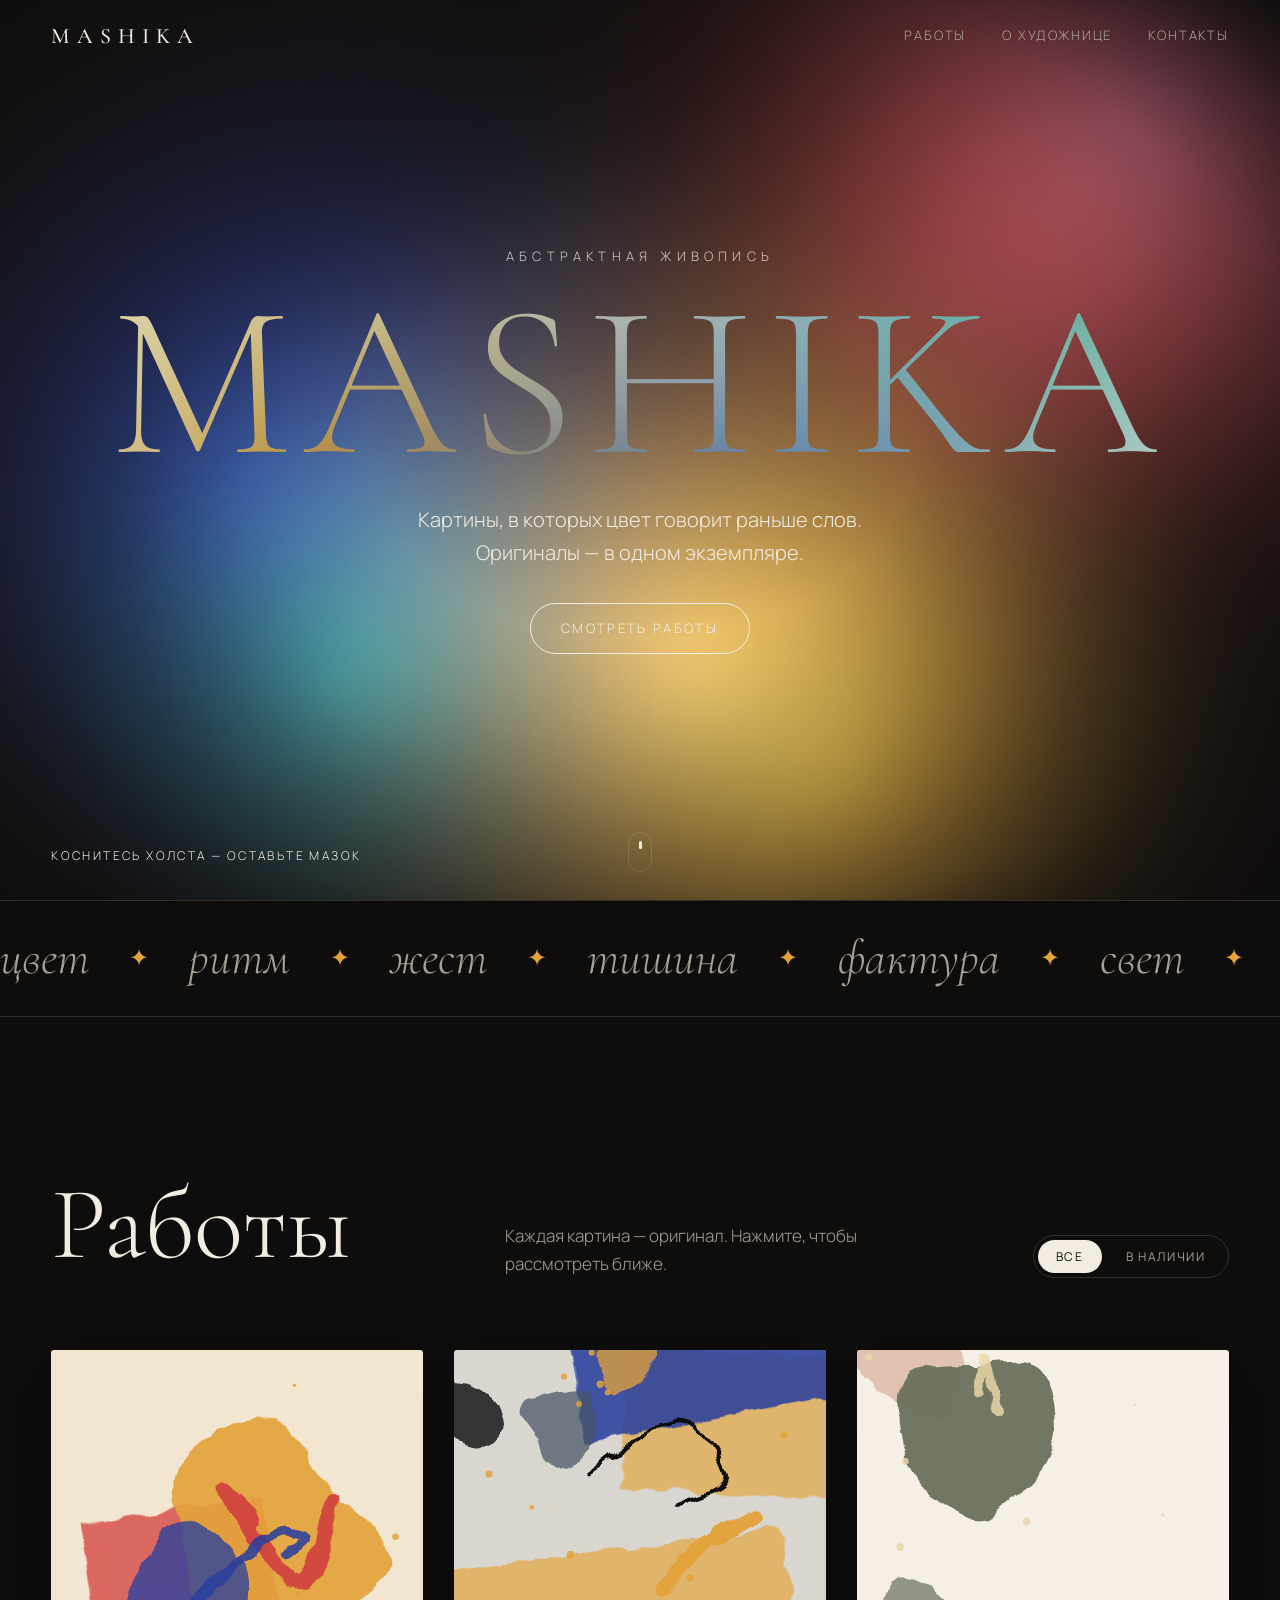
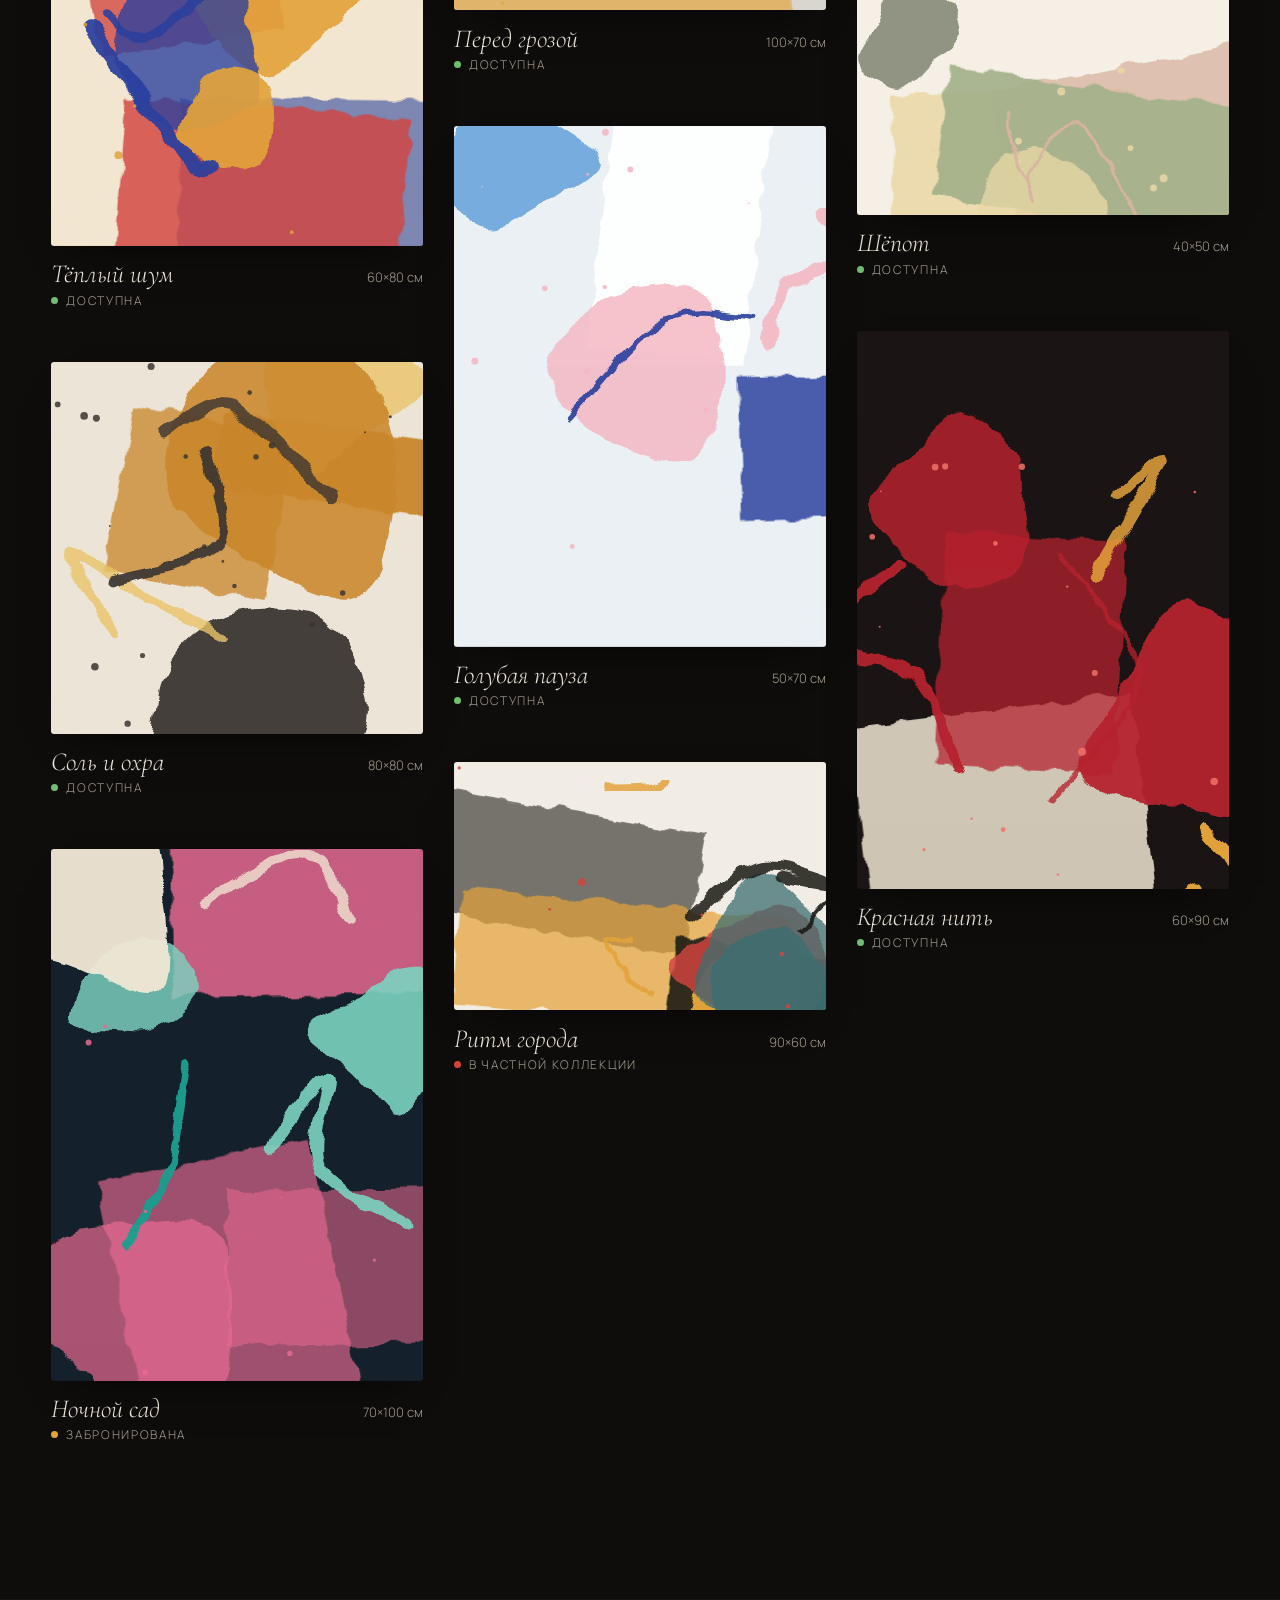
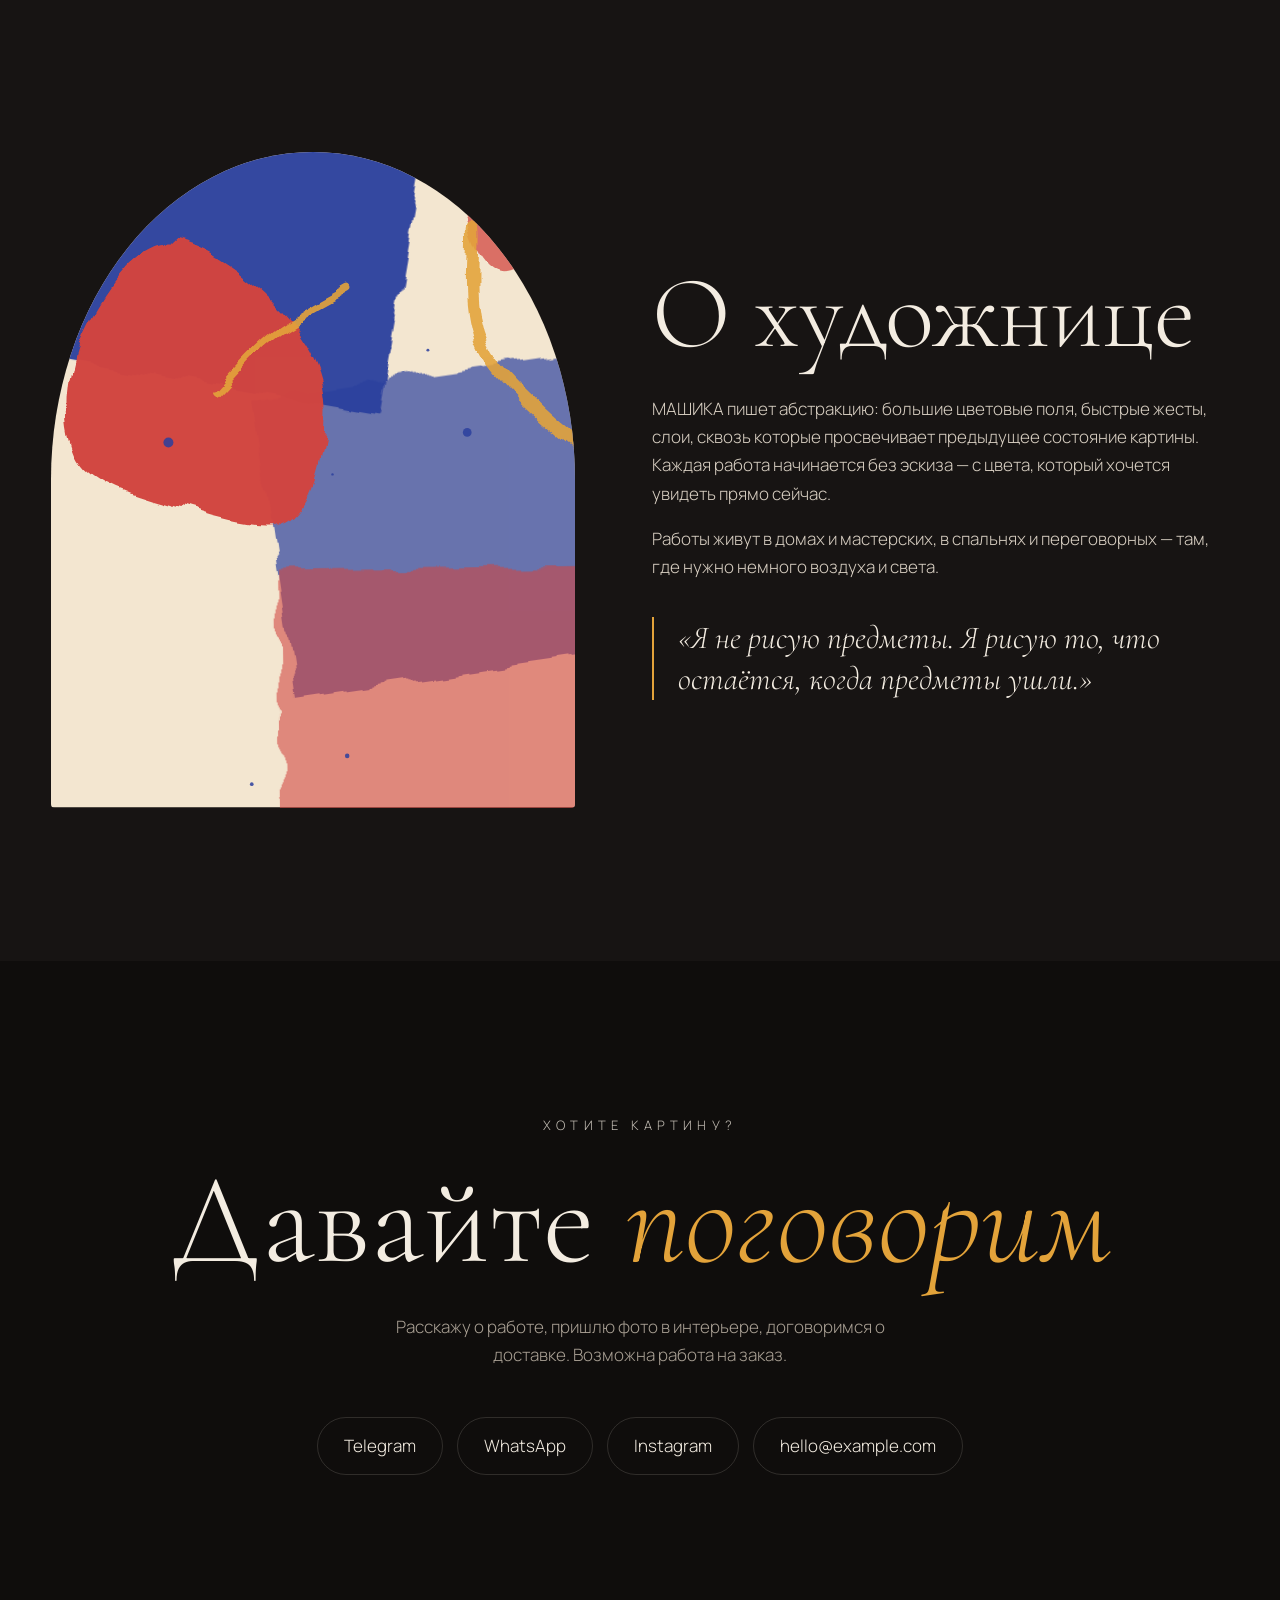
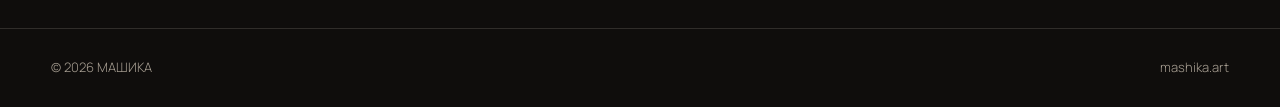
<file: site/index.html>
<!doctype html>
<!-- MASHIKA — сайт-витрина художницы. Версия 1.3 -->
<html lang="ru">
<head>
  <meta charset="utf-8">
  <meta name="viewport" content="width=device-width, initial-scale=1">
  <title>MASHIKA — абстрактная живопись</title>
  <meta name="description" content="МАШИКА — абстрактная живопись. Оригинальные картины в продаже.">
  <meta name="theme-color" content="#0f0d0c">
  <meta property="og:title" content="MASHIKA — абстрактная живопись">
  <meta property="og:description" content="Оригинальные картины МАШИКИ. Цвет, ритм, жест.">
  <meta property="og:type" content="website">
  <meta property="og:url" content="https://mashika.art/">
  <meta property="og:image" content="https://mashika.art/og.jpg">
  <meta property="og:image:width" content="1200">
  <meta property="og:image:height" content="630">
  <meta property="og:locale" content="ru_RU">
  <meta name="twitter:card" content="summary_large_image">
  <link rel="canonical" href="https://mashika.art/">
  <link rel="apple-touch-icon" href="apple-touch-icon.png">
  <script type="application/ld+json">
  {"@context": "https://schema.org", "@type": "Person", "name": "МАШИКА", "alternateName": "MASHIKA",
   "url": "https://mashika.art/", "image": "https://mashika.art/og.jpg",
   "jobTitle": "Художник", "knowsAbout": "Абстрактная живопись"}
  </script>
  <link rel="icon" href="data:image/svg+xml,%3Csvg xmlns='http://www.w3.org/2000/svg' viewBox='0 0 64 64'%3E%3Ccircle cx='24' cy='28' r='18' fill='%23e3a33a'/%3E%3Ccircle cx='40' cy='36' r='18' fill='%23d2453f' fill-opacity='.85'/%3E%3C/svg%3E">
  <link rel="preconnect" href="https://fonts.googleapis.com">
  <link rel="preconnect" href="https://fonts.gstatic.com" crossorigin>
  <link href="https://fonts.googleapis.com/css2?family=Cormorant+Garamond:ital,wght@0,300;0,500;1,300;1,400&family=Manrope:wght@300;400;600&display=swap" rel="stylesheet">
  <link rel="stylesheet" href="style.css">
</head>
<body>
  <!-- Общие SVG-фильтры для заглушек картин: «мазок» и фактура холста -->
  <svg width="0" height="0" style="position:absolute" aria-hidden="true">
    <defs>
      <filter id="brush" x="-20%" y="-20%" width="140%" height="140%">
        <feTurbulence type="fractalNoise" baseFrequency="0.014" numOctaves="2" seed="7" result="n"/>
        <feDisplacementMap in="SourceGraphic" in2="n" scale="38" xChannelSelector="R" yChannelSelector="G"/>
      </filter>
    </defs>
  </svg>

  <div class="grain" aria-hidden="true"></div>
  <div class="cursor" aria-hidden="true"></div>

  <header class="top">
    <a href="#top" class="logo">MASHIKA</a>
    <nav>
      <a href="#works">Работы</a>
      <a href="#about">О художнице</a>
      <a href="#contact">Контакты</a>
    </nav>
  </header>

  <main id="top">
    <section class="hero">
      <canvas id="paint" aria-hidden="true"></canvas>
      <div class="hero-inner">
        <p class="kicker">абстрактная живопись</p>
        <h1 class="name" aria-label="MASHIKA">MASHIKA</h1>
        <p class="lead">Картины, в которых цвет говорит раньше слов.<br>Оригиналы — в одном экземпляре.</p>
        <a href="#works" class="btn">Смотреть работы</a>
      </div>
      <p class="paint-hint" aria-hidden="true">коснитесь холста — оставьте мазок</p>
      <a href="#works" class="scroll-hint" aria-label="Прокрутить к работам"><span></span></a>
    </section>

    <div class="marquee" aria-hidden="true">
      <div class="marquee-track">
        <span>цвет</span><i>✦</i><span>ритм</span><i>✦</i><span>жест</span><i>✦</i><span>тишина</span><i>✦</i><span>фактура</span><i>✦</i><span>свет</span><i>✦</i>
        <span>цвет</span><i>✦</i><span>ритм</span><i>✦</i><span>жест</span><i>✦</i><span>тишина</span><i>✦</i><span>фактура</span><i>✦</i><span>свет</span><i>✦</i>
      </div>
    </div>

    <section id="works" class="works">
      <div class="section-head reveal">
        <h2>Работы</h2>
        <p>Каждая картина — оригинал. Нажмите, чтобы рассмотреть ближе.</p>
        <div class="filter" role="group" aria-label="Фильтр работ">
          <button class="on" data-filter="all">Все</button>
          <button data-filter="available">В наличии</button>
        </div>
      </div>
      <div class="grid" id="grid"></div>
    </section>

    <section id="about" class="about">
      <div class="about-art reveal" id="about-art" aria-hidden="true"></div>
      <div class="about-text reveal">
        <h2>О художнице</h2>
        <!-- ⚠️ Заглушка: заменить настоящим текстом о художнице -->
        <p>МАШИКА пишет абстракцию: большие цветовые поля, быстрые жесты, слои, сквозь которые просвечивает предыдущее состояние картины. Каждая работа начинается без эскиза — с цвета, который хочется увидеть прямо сейчас.</p>
        <p>Работы живут в домах и мастерских, в спальнях и переговорных — там, где нужно немного воздуха и света.</p>
        <blockquote>«Я не рисую предметы. Я рисую то, что остаётся, когда предметы ушли.»</blockquote>
      </div>
    </section>

    <section id="contact" class="contact">
      <div class="reveal">
        <p class="kicker">хотите картину?</p>
        <h2 class="contact-title">Давайте <em>поговорим</em></h2>
        <p class="contact-note">Расскажу о работе, пришлю фото в интерьере, договоримся о доставке. Возможна работа на заказ.</p>
        <!-- ⚠️ Заглушки: подставить реальные контакты -->
        <ul class="contact-links">
          <li><a href="https://t.me/USERNAME" target="_blank" rel="noopener">Telegram</a></li>
          <li><a href="https://wa.me/70000000000" target="_blank" rel="noopener">WhatsApp</a></li>
          <li><a href="https://instagram.com/USERNAME" target="_blank" rel="noopener">Instagram</a></li>
          <li><a href="mailto:hello@example.com">hello@example.com</a></li>
        </ul>
      </div>
    </section>
  </main>

  <footer class="foot">
    <span>© <span id="year"></span> МАШИКА</span>
    <span>mashika.art</span>
  </footer>

  <dialog id="viewer" class="viewer" aria-label="Просмотр картины">
    <button class="v-close" data-close aria-label="Закрыть">×</button>
    <button class="v-nav v-prev" data-prev aria-label="Предыдущая">‹</button>
    <button class="v-nav v-next" data-next aria-label="Следующая">›</button>
    <figure class="v-figure">
      <div class="v-art" id="v-art"></div>
      <figcaption class="v-info">
        <h3 id="v-title"></h3>
        <p id="v-meta"></p>
        <p id="v-status" class="status"></p>
        <button id="v-room" class="link-btn" type="button">Примерить в интерьере</button>
        <a id="v-ask" class="btn" href="#contact" data-close>Хочу эту работу</a>
      </figcaption>
    </figure>
  </dialog>

  <div class="gift" id="gift" hidden>
    <p class="kicker">этот сайт — подарок</p>
    <p class="gift-text">Для МАШИКИ<br><em>с любовью</em> ♥</p>
    <p class="gift-close">нажмите, чтобы вернуться</p>
  </div>

  <noscript><p class="noscript">Для галереи включите JavaScript.</p></noscript>

  <script src="works.js"></script>
  <script src="main.js"></script>
</body>
</html>
</file>
<file: site/style.css>
/* MASHIKA — стили. Версия 1.1 */

:root {
  --bg: #0f0d0c;
  --bg-2: #171413;
  --ink: #f3ece1;
  --muted: #a89f93;
  --accent: #e3a33a;
  --accent-2: #d2453f;
  --line: rgba(243, 236, 225, .14);
  --serif: 'Cormorant Garamond', 'Times New Roman', serif;
  --sans: 'Manrope', system-ui, -apple-system, 'Segoe UI', sans-serif;
  --gutter: clamp(16px, 4vw, 56px);
}

*, *::before, *::after { box-sizing: border-box; }
html { scroll-behavior: smooth; }
body {
  margin: 0;
  background: var(--bg);
  color: var(--ink);
  font: 300 17px/1.65 var(--sans);
  -webkit-font-smoothing: antialiased;
  overflow-x: hidden;
}
a { color: inherit; text-decoration: none; }
h1, h2, h3 { font-family: var(--serif); font-weight: 300; line-height: 1.05; margin: 0; }
::selection { background: var(--accent); color: var(--bg); }

/* Фактура холста поверх всего */
.grain {
  position: fixed; inset: 0; z-index: 50; pointer-events: none; opacity: .09;
  background-image: url("data:image/svg+xml,%3Csvg xmlns='http://www.w3.org/2000/svg' width='160' height='160'%3E%3Cfilter id='n'%3E%3CfeTurbulence type='fractalNoise' baseFrequency='.85' numOctaves='3' stitchTiles='stitch'/%3E%3CfeColorMatrix values='0 0 0 0 1 0 0 0 0 1 0 0 0 0 1 0 0 0 .9 0'/%3E%3C/filter%3E%3Crect width='100%25' height='100%25' filter='url(%23n)'/%3E%3C/svg%3E");
  mix-blend-mode: overlay;
}

/* Свой курсор — только для мыши */
.cursor { display: none; }
@media (pointer: fine) {
  .cursor {
    display: block; position: fixed; left: 0; top: 0; z-index: 60; pointer-events: none;
    width: 14px; height: 14px; margin: -7px 0 0 -7px; border-radius: 50%;
    background: var(--ink); mix-blend-mode: difference;
    transition: width .25s, height .25s, margin .25s, opacity .25s;
    opacity: 0;
  }
  .cursor.on { opacity: 1; }
  .cursor.big { width: 64px; height: 64px; margin: -32px 0 0 -32px; }
}

/* Шапка */
.top {
  position: fixed; inset: 0 0 auto 0; z-index: 40;
  display: flex; justify-content: space-between; align-items: center;
  padding: 18px var(--gutter);
  transition: background .4s, backdrop-filter .4s, padding .4s;
}
.top.scrolled { background: rgba(15, 13, 12, .72); backdrop-filter: blur(12px); padding-block: 12px; }
.logo { font-family: var(--serif); font-size: 22px; letter-spacing: .32em; font-weight: 500; }
.top nav { display: flex; gap: clamp(14px, 3vw, 36px); font-size: 13px; letter-spacing: .14em; text-transform: uppercase; }
.top nav a { position: relative; color: var(--muted); transition: color .3s; }
.top nav a:hover { color: var(--ink); }
.top nav a::after {
  content: ''; position: absolute; left: 0; right: 0; bottom: -4px; height: 1px;
  background: var(--accent); transform: scaleX(0); transform-origin: right; transition: transform .35s;
}
.top nav a:hover::after { transform: scaleX(1); transform-origin: left; }

/* Первый экран */
.hero {
  position: relative; min-height: 100svh; display: grid; place-items: center;
  overflow: hidden; isolation: isolate;
}
#paint {
  position: absolute; inset: 0; width: 100%; height: 100%; z-index: -1;
  filter: blur(28px) saturate(1.25); transform: scale(1.12);
}
.hero::after {
  content: ''; position: absolute; inset: 0; z-index: -1;
  background: radial-gradient(ellipse at center, transparent 30%, rgba(15,13,12,.55) 75%, var(--bg) 100%);
}
.hero-inner { text-align: center; padding: 0 var(--gutter); }
.kicker {
  margin: 0 0 18px; font-size: 13px; letter-spacing: .4em; text-transform: uppercase; color: var(--ink); opacity: .8;
}
.name {
  font-size: clamp(64px, 17vw, 260px); font-weight: 300; letter-spacing: .06em;
  line-height: .9; mix-blend-mode: difference; white-space: nowrap;
}
.name .ch {
  display: inline-block; opacity: 0; filter: blur(18px);
  transform: translateY(.25em) scale(1.1);
  animation: appear 1.4s cubic-bezier(.2, .7, .1, 1) forwards;
  animation-delay: calc(.25s + var(--i) * .09s);
}
@keyframes appear { to { opacity: 1; filter: blur(0); transform: none; } }
.lead {
  margin: 22px auto 34px; max-width: 34em; font-size: clamp(16px, 2vw, 20px);
  opacity: 0; animation: fade 1.2s 1.2s forwards;
}
.hero .btn { opacity: 0; animation: fade 1.2s 1.45s forwards; }
@keyframes fade { from { opacity: 0; transform: translateY(12px); } to { opacity: 1; transform: none; } }

.btn {
  display: inline-block; padding: 14px 30px; border: 1px solid var(--ink); border-radius: 999px;
  font-size: 13px; letter-spacing: .18em; text-transform: uppercase;
  background: linear-gradient(var(--ink), var(--ink)) no-repeat left / 0 100%;
  transition: background-size .45s cubic-bezier(.6, 0, .2, 1), color .45s;
}
.btn:hover { background-size: 100% 100%; color: var(--bg); }

.scroll-hint {
  position: absolute; bottom: 28px; left: 50%; width: 24px; height: 40px; margin-left: -12px;
  border: 1px solid var(--line); border-radius: 12px;
}
.scroll-hint span {
  position: absolute; left: 50%; top: 8px; width: 3px; height: 8px; margin-left: -1.5px;
  border-radius: 2px; background: var(--ink); animation: wheel 1.8s infinite;
}
@keyframes wheel { 0% { opacity: 0; transform: translateY(0); } 30% { opacity: 1; } 100% { opacity: 0; transform: translateY(14px); } }

/* Бегущая строка */
.marquee { border-block: 1px solid var(--line); overflow: hidden; padding: 18px 0; }
.marquee-track {
  display: flex; gap: 40px; width: max-content; align-items: center;
  font-family: var(--serif); font-style: italic; font-size: clamp(28px, 4vw, 48px); color: var(--muted);
  animation: marquee 40s linear infinite;
}
.marquee i { font-style: normal; font-size: .5em; color: var(--accent); }
@keyframes marquee { to { transform: translateX(-50%); } }

/* Секции */
section { padding: clamp(80px, 12vw, 160px) var(--gutter); }
.section-head { display: flex; flex-wrap: wrap; justify-content: space-between; align-items: end; gap: 16px; margin-bottom: clamp(40px, 6vw, 72px); }
.section-head h2, .about h2 { font-size: clamp(48px, 8vw, 110px); }
.section-head p { color: var(--muted); max-width: 22em; margin: 0; }

/* Появление при прокрутке */
.reveal { opacity: 0; transform: translateY(40px); transition: opacity 1s, transform 1s cubic-bezier(.2, .7, .1, 1); }
.reveal.in { opacity: 1; transform: none; }

/* Галерея: «кирпичная» раскладка колонками */
.grid { columns: 3 320px; column-gap: clamp(18px, 2.4vw, 36px); }
.card {
  break-inside: avoid; margin: 0 0 clamp(28px, 4vw, 56px); cursor: pointer;
  opacity: 0; transform: translateY(60px);
  transition: opacity 1s, transform 1s cubic-bezier(.2, .7, .1, 1);
  transition-delay: var(--d, 0s);
}
.card.in { opacity: 1; transform: none; }
.card-frame {
  position: relative; overflow: hidden; border-radius: 3px; background: var(--bg-2);
  transform: perspective(900px) rotateX(var(--rx, 0deg)) rotateY(var(--ry, 0deg));
  transition: transform .5s cubic-bezier(.2, .7, .1, 1), box-shadow .5s;
  box-shadow: 0 20px 40px -24px rgba(0, 0, 0, .8);
  will-change: transform;
}
.card:hover .card-frame { box-shadow: 0 40px 70px -30px rgba(0, 0, 0, .9); transition-duration: .15s, .5s; }
.card-frame::after {
  content: ''; position: absolute; inset: 0; pointer-events: none; opacity: 0; transition: opacity .4s;
  background: radial-gradient(circle at var(--gx, 50%) var(--gy, 50%), rgba(255, 255, 255, .28), transparent 45%);
  mix-blend-mode: soft-light;
}
.card:hover .card-frame::after { opacity: 1; }
.card-frame svg, .card-frame img { display: block; width: 100%; height: auto; transition: transform 1.2s cubic-bezier(.2, .7, .1, 1); }
.card:hover .card-frame svg, .card:hover .card-frame img { transform: scale(1.04); }
.card-cap { display: flex; justify-content: space-between; align-items: baseline; gap: 12px; margin-top: 14px; }
.card-cap h3 { font-size: 26px; font-style: italic; }
.card-cap span { font-size: 13px; color: var(--muted); white-space: nowrap; }
.card .status { margin: 2px 0 0; }

.status { font-size: 12px; letter-spacing: .14em; text-transform: uppercase; color: var(--muted); }
.status::before { content: ''; display: inline-block; width: 7px; height: 7px; margin-right: 8px; border-radius: 50%; background: #6fbf73; vertical-align: 1px; }
.status.reserved::before { background: var(--accent); }
.status.sold::before { background: var(--accent-2); }

/* О художнице */
.about { display: grid; grid-template-columns: 1fr 1.1fr; gap: clamp(32px, 6vw, 96px); align-items: center; background: var(--bg-2); }
.about-art { border-radius: 50% 50% 4px 4px; overflow: hidden; aspect-ratio: 4 / 5; }
.about-art svg { width: 100%; height: 100%; display: block; }
.about-text p { color: #d8cfc2; max-width: 34em; }
.about-text h2 { margin-bottom: 28px; }
blockquote {
  margin: 36px 0 0; padding-left: 24px; border-left: 2px solid var(--accent);
  font-family: var(--serif); font-style: italic; font-size: clamp(22px, 2.6vw, 32px); line-height: 1.3;
}

/* Контакты */
.contact { text-align: center; }
.contact-title { font-size: clamp(52px, 10vw, 150px); }
.contact-title em { color: var(--accent); }
.contact-note { color: var(--muted); max-width: 32em; margin: 24px auto 48px; }
.contact-links { list-style: none; padding: 0; margin: 0; display: flex; flex-wrap: wrap; justify-content: center; gap: 14px; }
.contact-links a {
  display: block; padding: 14px 26px; border: 1px solid var(--line); border-radius: 999px;
  transition: border-color .3s, background .3s, color .3s;
}
.contact-links a:hover { border-color: var(--accent); background: var(--accent); color: var(--bg); }

.foot {
  display: flex; justify-content: space-between; flex-wrap: wrap; gap: 8px;
  padding: 28px var(--gutter); border-top: 1px solid var(--line); color: var(--muted); font-size: 13px;
}

/* Просмотр картины */
.viewer {
  width: 100vw; height: 100vh; max-width: none; max-height: none; margin: 0; padding: 0; border: 0;
  background: rgba(10, 9, 8, .94); color: var(--ink);
}
.viewer[open] { display: grid; place-items: center; animation: fade .4s; }
.viewer::backdrop { background: transparent; }
.v-figure {
  margin: 0; display: grid; grid-template-columns: auto 300px; gap: 48px; align-items: center;
  max-width: calc(100vw - 2 * var(--gutter)); padding: 0 var(--gutter);
}
.v-art { display: flex; justify-content: center; }
.v-art svg, .v-art img {
  display: block; max-height: 82vh; max-width: min(62vw, 900px); width: auto; height: auto;
  box-shadow: 0 50px 100px -40px #000; animation: zoom .6s cubic-bezier(.2, .7, .1, 1);
}
@keyframes zoom { from { transform: scale(.94); opacity: 0; } }
.v-info h3 { font-size: 48px; font-style: italic; margin-bottom: 12px; }
.v-info p { color: var(--muted); margin: 0 0 10px; }
.v-info .btn { margin-top: 24px; }
.v-close, .v-nav {
  position: absolute; z-index: 2; background: none; border: 0; color: var(--ink); cursor: pointer;
  font: 300 44px/1 var(--serif); padding: 12px 18px; opacity: .7; transition: opacity .3s;
}
.v-close:hover, .v-nav:hover { opacity: 1; }
.v-close { top: 12px; right: 12px; }
.v-prev { left: 4px; top: 50%; transform: translateY(-50%); }
.v-next { right: 4px; top: 50%; transform: translateY(-50%); }

.noscript { text-align: center; color: var(--muted); }

/* Подсказка «оставьте мазок» */
.hero { cursor: crosshair; }
.paint-hint {
  position: absolute; left: var(--gutter); bottom: 34px; margin: 0;
  font-size: 12px; letter-spacing: .2em; text-transform: uppercase; color: var(--ink);
  opacity: 0; animation: fade 1.2s 2.2s forwards;
}
.paint-hint.gone { transition: opacity .8s; opacity: 0 !important; animation: none; }
@media (max-width: 820px) { .paint-hint { left: 0; right: 0; bottom: 84px; text-align: center; } }

/* Фильтр галереи */
.filter { display: flex; gap: 6px; padding: 4px; border: 1px solid var(--line); border-radius: 999px; }
.filter button {
  border: 0; border-radius: 999px; padding: 8px 18px; cursor: pointer;
  background: none; color: var(--muted); font: 400 12px var(--sans); letter-spacing: .14em; text-transform: uppercase;
  transition: background .3s, color .3s;
}
.filter button.on { background: var(--ink); color: var(--bg); }
.card.hidden { display: none; }

/* Примерка в интерьере: 1% ширины комнаты = 4 см */
.link-btn {
  display: inline-block; margin: 6px 0 0; padding: 0; border: 0; background: none; cursor: pointer;
  color: var(--accent); font: 400 15px var(--sans); text-decoration: underline; text-underline-offset: 4px;
}
.room {
  position: relative; width: min(62vw, 900px, 128vh); aspect-ratio: 16 / 10; overflow: hidden; border-radius: 3px;
  background: linear-gradient(180deg, #e4ddd2, #d6cdbf 84%, #b49a7c 84%, #a58a6b);
  box-shadow: 0 50px 100px -40px #000; animation: zoom .6s cubic-bezier(.2, .7, .1, 1);
}
.room::before { /* мягкий свет сверху */
  content: ''; position: absolute; inset: 0;
  background: radial-gradient(ellipse at 50% -10%, rgba(255, 250, 240, .7), transparent 60%);
}
.room-art { position: absolute; box-shadow: 0 18px 30px -12px rgba(0, 0, 0, .45), 0 2px 4px rgba(0, 0, 0, .2); }
.room-art svg, .room-art img {
  width: 100% !important; height: 100% !important; max-width: none !important; max-height: none !important;
  object-fit: cover; box-shadow: none !important; animation: none !important;
}
.v-art .room-sofa {
  position: absolute; left: 22.5%; width: 55%; height: auto; bottom: 13%;
  max-width: none; max-height: none; box-shadow: none; animation: none;
}
.room-note { position: absolute; right: 12px; bottom: 8px; margin: 0; font-size: 11px; color: rgba(40, 30, 20, .6); }
@media (max-width: 820px) { .room { width: 100%; } }

/* Пасхалка-посвящение */
.gift {
  position: fixed; inset: 0; z-index: 70; display: grid; place-content: center; text-align: center;
  background: rgba(15, 13, 12, .55); backdrop-filter: blur(6px); cursor: pointer; animation: fade .8s;
}
.gift[hidden] { display: none; }
.gift-text { margin: 0; font: 300 clamp(48px, 9vw, 120px)/1 var(--serif); }
.gift-text em { color: var(--accent); }
.gift-close { margin-top: 28px; font-size: 12px; letter-spacing: .2em; text-transform: uppercase; color: var(--muted); }

/* Телефоны и планшеты */
@media (max-width: 820px) {
  .top nav a:not(:last-child) { display: none; }
  .about { grid-template-columns: 1fr; }
  .about-art { max-width: 420px; }
  .v-figure { grid-template-columns: 1fr; gap: 20px; text-align: center; }
  .v-art svg, .v-art img { max-width: 100%; max-height: 60vh; }
  .v-info h3 { font-size: 34px; }
}

/* Уважение к настройке «меньше движения» */
@media (prefers-reduced-motion: reduce) {
  *, *::before, *::after { animation-duration: .01ms !important; animation-delay: 0s !important; transition-duration: .01ms !important; }
  .marquee-track { animation: none; }
  html { scroll-behavior: auto; }
}
</file>
